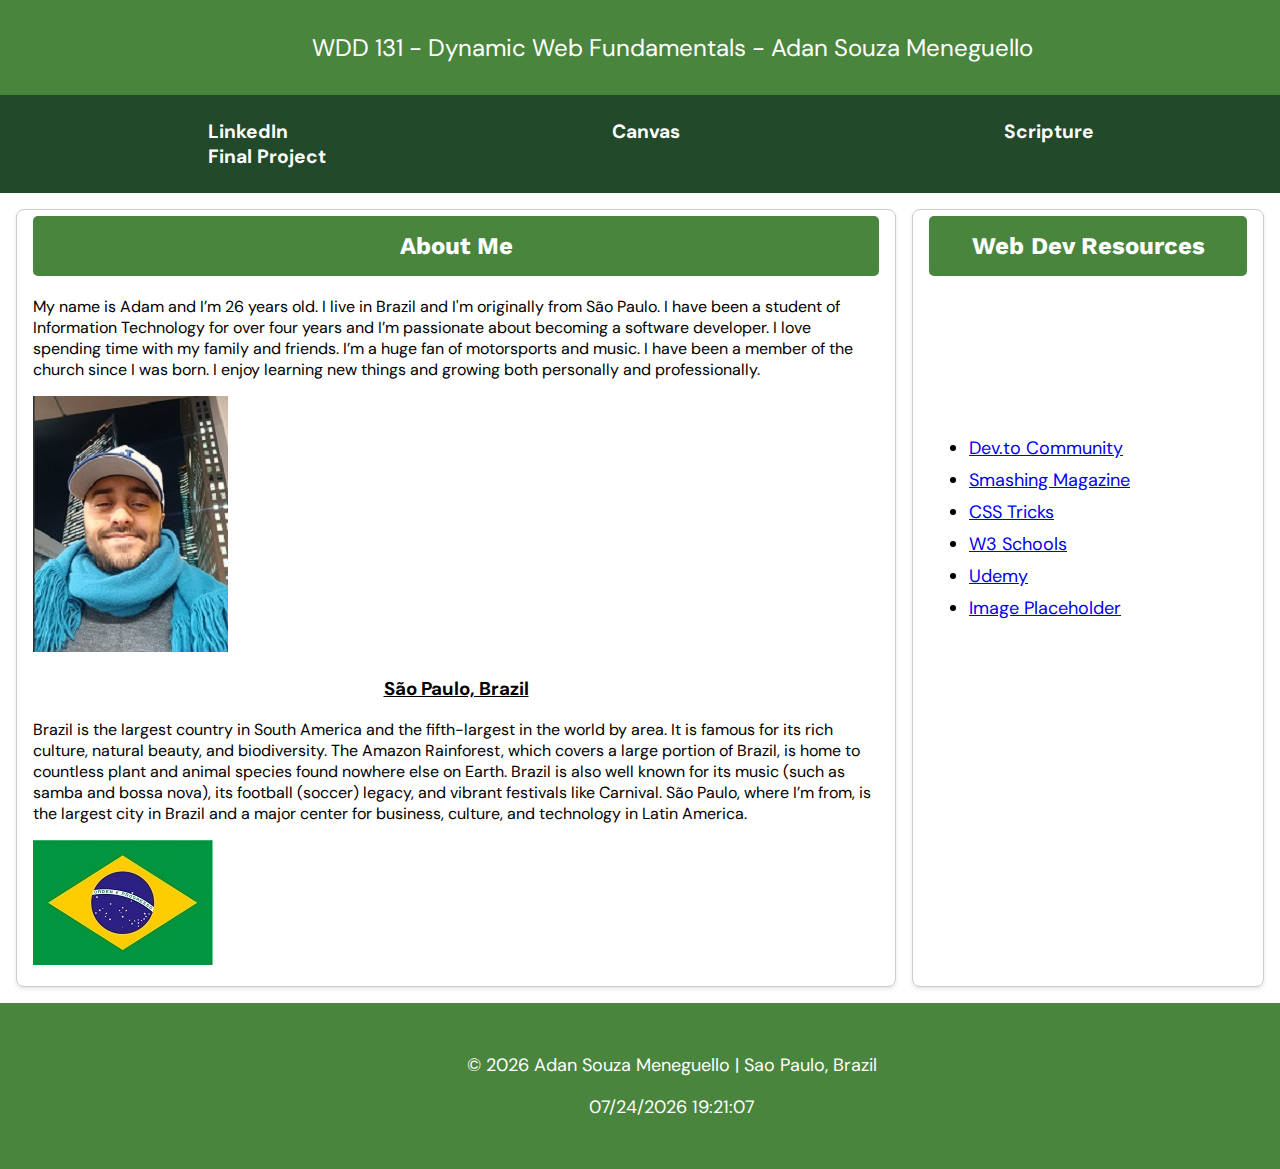
<file: index.html>
<!DOCTYPE html>
<html lang="en">
<head>
    <meta charset="UTF-8">
    <meta name="viewport" content="width=device-width, initial-scale=1.0">
    <title>WDD 131 - Dynamic Web Fundamentals</title>
    <meta name="description" content="Adan Souza Meneguello - Home page - WDD 131 - BYU-Idaho">
    <meta name="author" content="Adan Souza Meneguello">
    <link rel="stylesheet" href="styles/base.css">
    <script src="scripts/getdates.js" defer></script>
    <link href="https://fonts.googleapis.com/css2?family=DM+Sans&family=Work+Sans&display=swap" rel="stylesheet">
</head>
<body>
    <header>
        <span id="course-title">WDD 131 - Dynamic Web Fundamentals - Adan Souza Meneguello</span>
        <nav>
            <ul>
                <a href="https://www.linkedin.com/in/adan-meneguello-5ba351134/" class="active">LinkedIn</a>
                <a href="https://byupw.instructure.com/">Canvas</a>
                <a href="https://www.churchofjesuschrist.org/study/scriptures/nt/john/3?lang=eng&id=p16#p16">Scripture</a>
                <a href="">Final Project</a>
            </ul>
        </nav>
        
    </header>
    <main>
        <section class="cards">
            <h2>About Me</h2>
            <p>
                My name is Adam and I’m 26 years old. I live in Brazil and I'm originally from São Paulo.
                I have been a student of Information Technology for over four years and I’m passionate about becoming a software developer. I love spending time with my family and friends.
                I’m a huge fan of motorsports and music. I have been a member of the church since I was born. I enjoy learning new things and growing both personally and professionally.
            </p>
            <img src="images/adan_selfie_japan.jpg" alt="adan_selfie" >

            <h3>São Paulo, Brazil</h3>
            <p>
                Brazil is the largest country in South America and the fifth-largest in the world by area. It is famous for its rich culture, natural beauty, and biodiversity.
                The Amazon Rainforest, which covers a large portion of Brazil, is home to countless plant and animal species found nowhere else on Earth.
                Brazil is also well known for its music (such as samba and bossa nova), its football (soccer) legacy, and vibrant festivals like Carnival.
                São Paulo, where I’m from, is the largest city in Brazil and a major center for business, culture, and technology in Latin America.
            </p>
            <img src="images/brasil.jpg" alt="brazilian_flag" class="brazilianFlag">
        </section>
        <section class="cards">
            <h2>Web Dev Resources</h2>
                <ul>
                    <li><a href="#">Dev.to Community</a></li>
                    <li><a href="#">Smashing Magazine</a></li>
                    <li><a href="#">CSS Tricks</a></li>
                    <li><a href="#">W3 Schools</a></li>
                    <li><a href="#">Udemy</a></li>
                    <li><a href="#">Image Placeholder</a></li>
                </ul>
        </section>
    </main>
    <footer>
        <p>© <span id="currentyear"></span> Adan Souza Meneguello | Sao Paulo, Brazil</p>
        <p id="lastModified">Last Modification</p>
    </footer>    
</body>
</html>
</file>
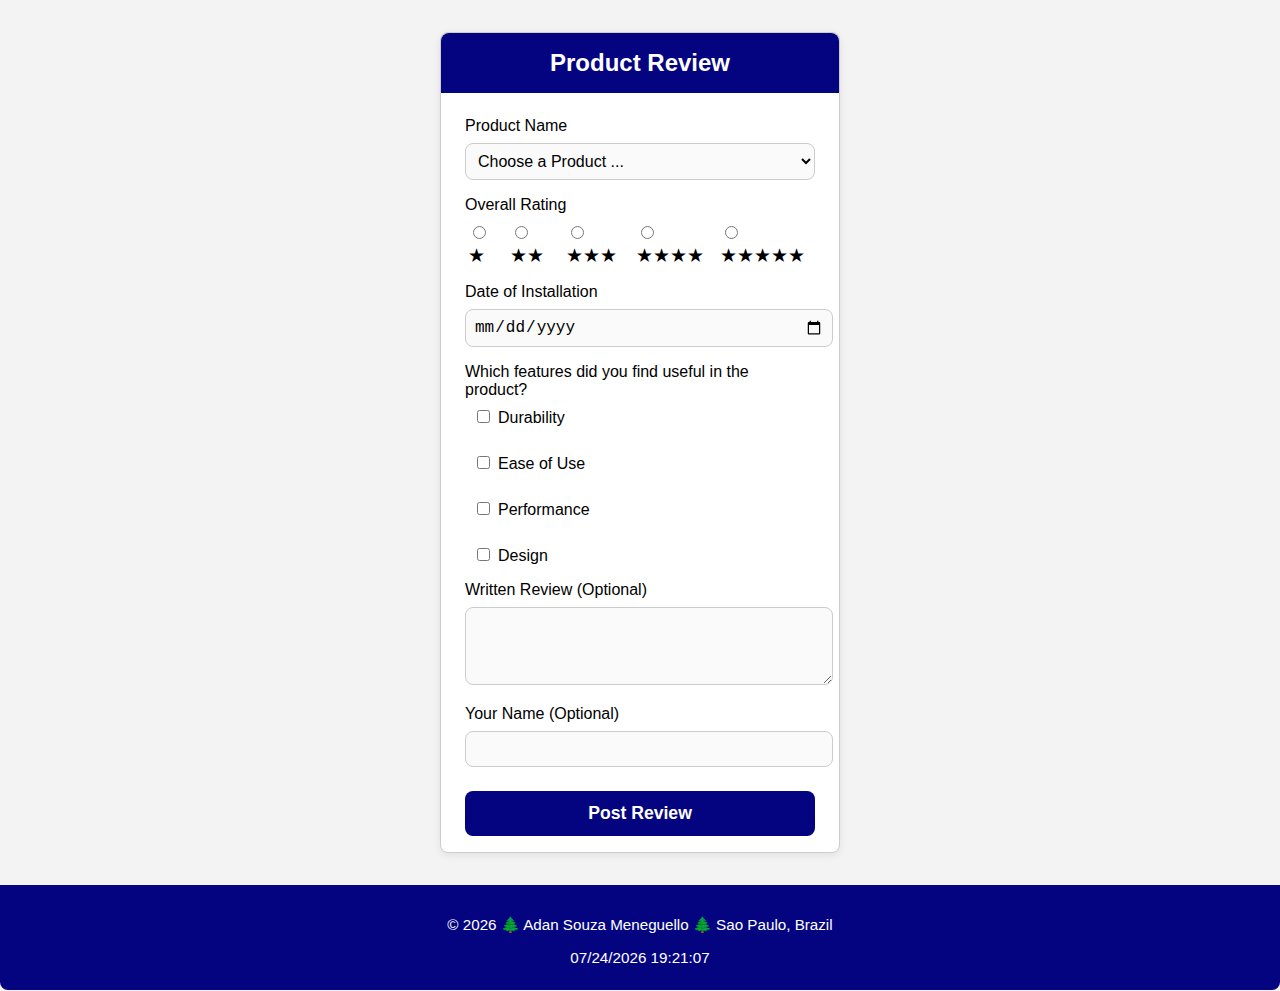
<file: form.html>
<!DOCTYPE html>
<html lang="en">
<head>
    <meta charset="UTF-8">
    <meta name="viewport" content="width=device-width, initial-scale=1.0">
    <title>Form - wdd131</title>
    <link rel="stylesheet" href="styles/form.css">
</head>
<body>
    <main>
        <form action="">
            <h2>Product Review</h2>
            <label for="productName">Product Name</label>
            <select id="productName" name="productName" required>
                <option value="" disabled selected>Choose a Product ...</option>
            </select>

            <label>Overall Rating</label>
            <div class="rating-group">
                <label><input type="radio" name="rating" value="1" required>★</label>
                <label><input type="radio" name="rating" value="2">★★</label>
                <label><input type="radio" name="rating" value="3">★★★</label>
                <label><input type="radio" name="rating" value="4">★★★★</label>
                <label><input type="radio" name="rating" value="5">★★★★★</label>
            </div>

            <label for="installDate">Date of Installation</label>
            <input type="date" id="installDate" name="installDate" required>

            <label>Which features did you find useful in the product?</label>
            <div class="features-group">
                <label><input type="checkbox" name="features" value="Durability">Durability</label><br>
                <label><input type="checkbox" name="features" value="Ease of Use">Ease of Use</label><br>
                <label><input type="checkbox" name="features" value="Performance">Performance</label><br>
                <label><input type="checkbox" name="features" value="Design">Design</label>
            </div>

            <label for="review">Written Review (Optional)</label>
            <textarea id="review" name="review"></textarea>

            <label for="username">Your Name (Optional)</label>
            <input type="text" id="username" name="username">

            <input type="submit" value="Post Review">

        </form>
    </main>
    <footer>
        <p>© <span id="currentyear"></span> 🌲 Adan Souza Meneguello 🌲 Sao Paulo, Brazil</p>
        <p id="lastModified">Last Modification</p>
    </footer>
    <script src="scripts/form.js"></script>
</body>
</html>
</file>
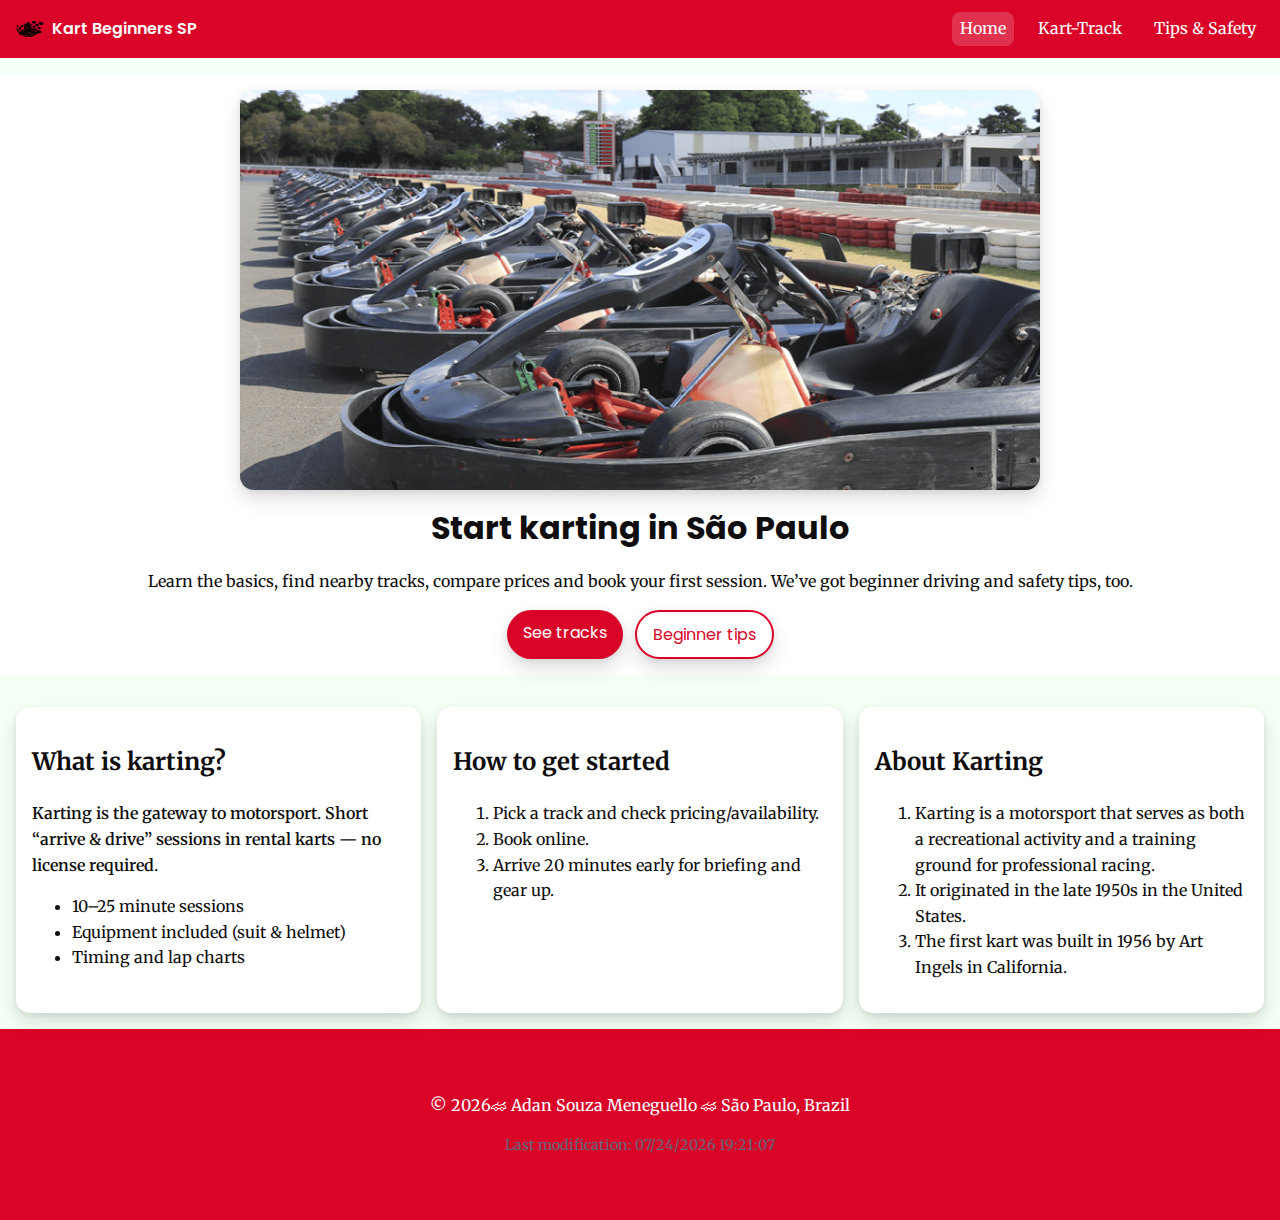
<file: kart.html>
<!DOCTYPE html>
<html lang="en">
<head>
  <meta charset="UTF-8" />
  <meta name="viewport" content="width=device-width, initial-scale=1" />
  <title>Kart Beginners — Sao Paulo</title>
  <meta name="description" content="Beginner’s guide to karting in the state of São Paulo. What it is, where to race, prices, and safety tips. Adan Souza Meneguello - WDD 131 - BYU-Idaho" />
  <meta name="author" content="Adan Souza Meneguello">
  <link rel="preconnect" href="https://fonts.googleapis.com">
  <link href="https://fonts.googleapis.com/css2?family=Poppins:wght@400;600&family=Merriweather:wght@400;700&display=swap" rel="stylesheet">
  <link rel="stylesheet" href="styles/kart-base.css">
  <link rel="stylesheet" href="styles/kart-large.css">
</head>
<body>
  <header class="site-header">
    <div class="brand">
      <img src="images/icon-kart.svg" alt="" width="28" height="28" aria-hidden="true" decoding="async" onerror="this.onerror=null;this.src='images/icon-kart.png';">
      <a href="kart.html">Kart Beginners SP</a>
    </div>

    <button id="menuBtn" aria-expanded="false" aria-controls="siteNav">☰</button>

    <nav id="siteNav" class="nav">
      <a href="kart.html" class="active">Home</a>
      <a href="tracks.html">Kart‑Track</a>
      <a href="tips.html">Tips & Safety</a>
    </nav>
  </header>

  <main>
    <section class="hero">
      <picture>
        <source srcset="images/hero.webp" media="(min-width: 900px)">
        <img src="images/hero.webp" alt="Rental karts on the track" loading="eager" width="800" height="400">
      </picture>
      <h1>Start karting in São Paulo</h1>
      <p>Learn the basics, find nearby tracks, compare prices and book your first session. We’ve got beginner driving and safety tips, too.</p>
      <div class="hero-cta">
        <a class="btn" href="tracks.html">See tracks</a>
        <a class="btn btn-outline" href="tips.html">Beginner tips</a>
      </div>
    </section>

    <section class="content grid-2">
      <article class="card">
        <h2>What is karting?</h2>
        <p class="lead">Karting is the gateway to motorsport. Short “arrive & drive” sessions in rental karts — no license required.</p>
        <ul>
          <li>10–25 minute sessions</li>
          <li>Equipment included (suit & helmet)</li>
          <li>Timing and lap charts</li>
        </ul>
      </article>

      <article class="card">
        <h2>How to get started</h2>
        <ol>
          <li>Pick a track and check pricing/availability.</li>
          <li>Book online.</li>
          <li>Arrive 20 minutes early for briefing and gear up.</li>
        </ol>
      </article>

      <article class="card">
        <h2>About Karting</h2>
        <ol>
            <li>Karting is a motorsport that serves as both a recreational activity and a training ground for professional racing.</li>
            <li>It originated in the late 1950s in the United States.</li>
            <li>The first kart was built in 1956 by Art Ingels in California.</li>
        </ol>
      </article>
    </section>
  </main>

  <footer class="site-footer">
    <p>© <span id="year"></span>🏎 Adan Souza Meneguello 🏎 São Paulo, Brazil</p>
    <p class="muted">Last modification: <span id="lastmod"></span></p>
  </footer>

  <script src="scripts/main.js" defer></script>
</body>
</html>
</file>
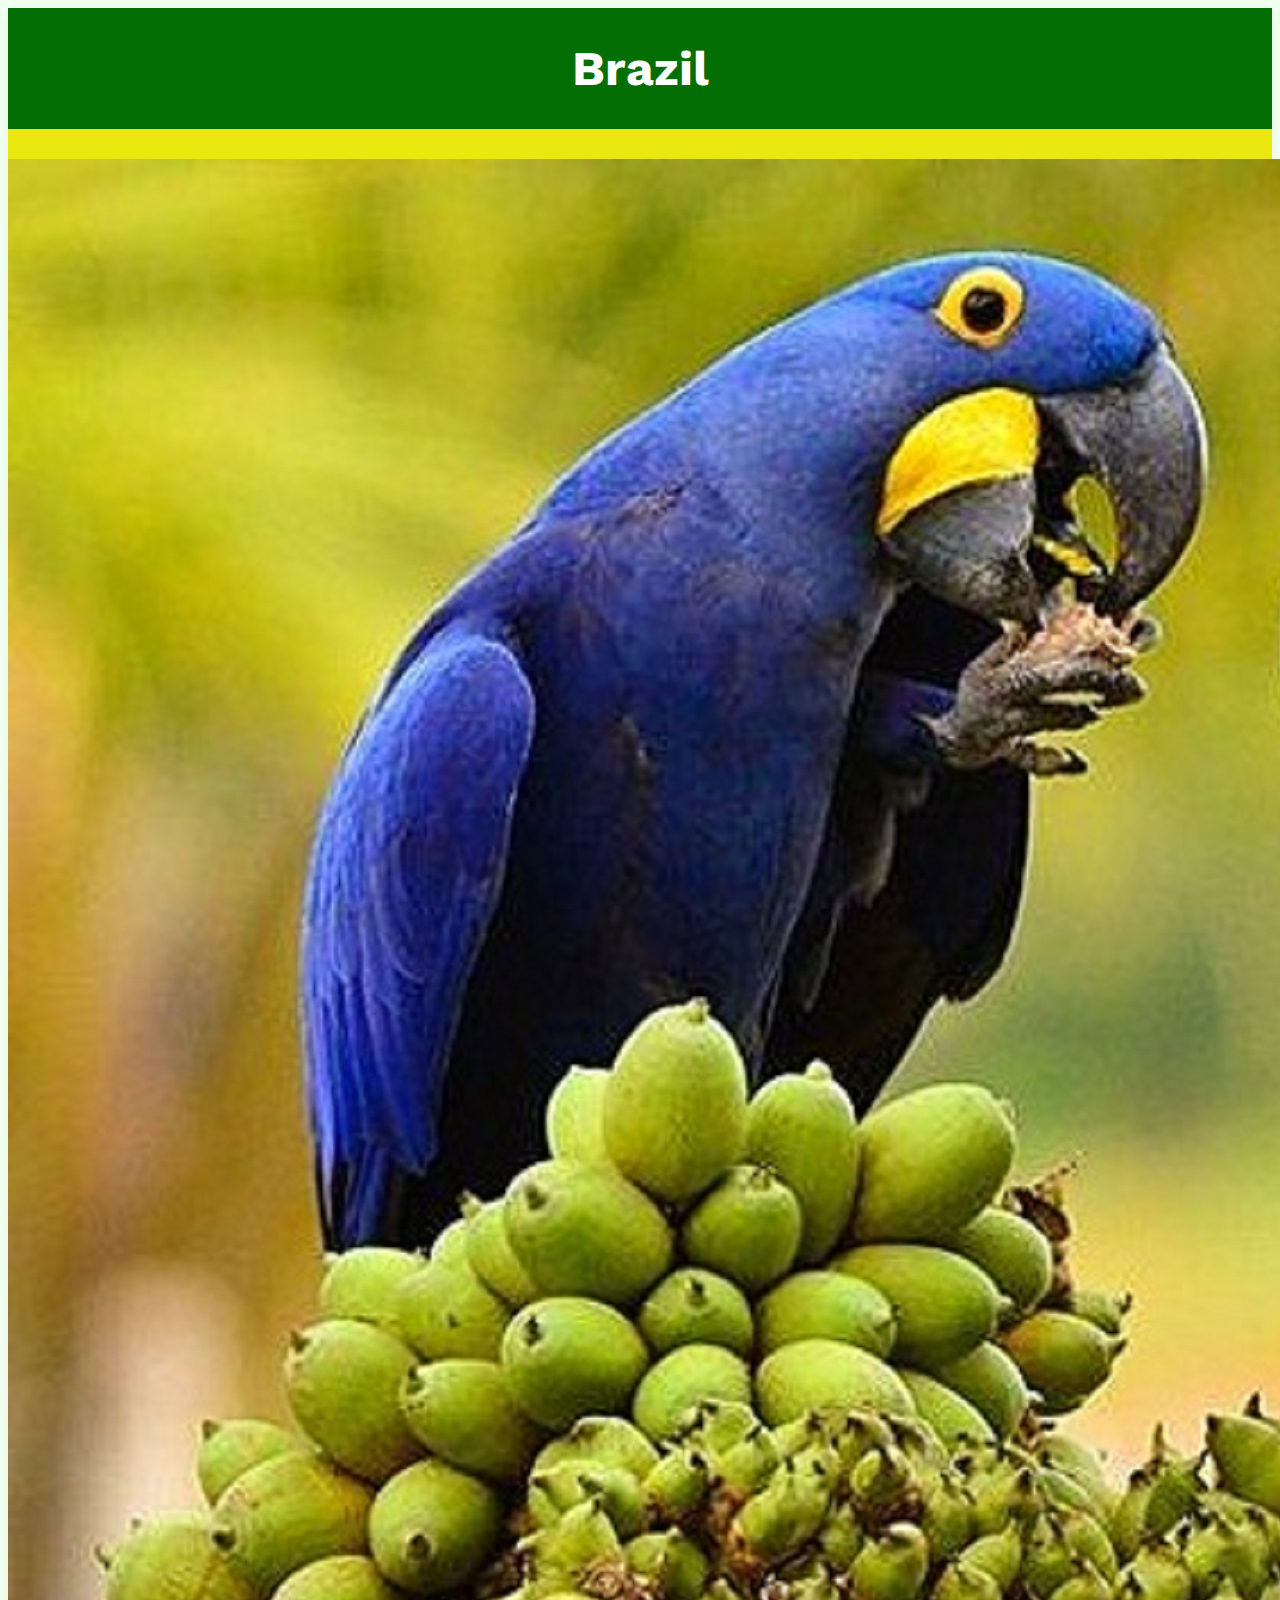
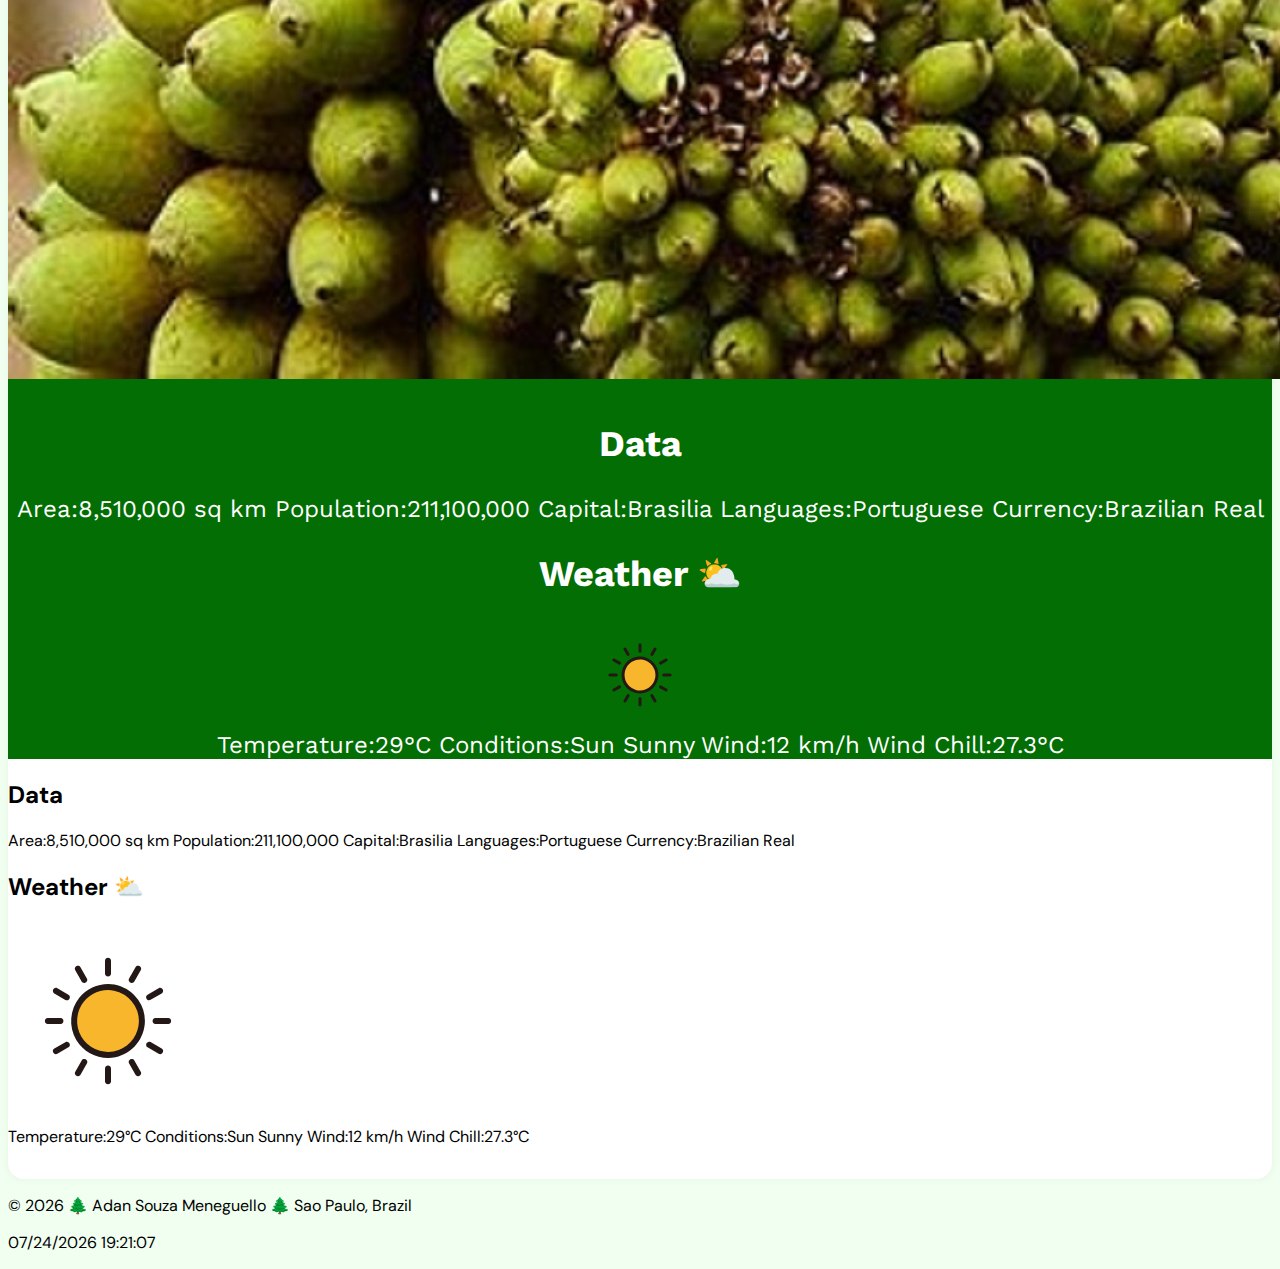
<file: place.html>
<!DOCTYPE html>
<html lang="en">
<head>
    <meta charset="UTF-8">
    <meta name="viewport" content="width=device-width, initial-scale=1.0">
    <title>Brazil - WDD 131 - BYU-Idaho</title>
    <meta name="description" content="Adan Souza Meneguello - Place - WDD 131 - BYU-Idaho">
    <meta name="author" content="Adan Souza Meneguello">
    <link rel="stylesheet" href="styles/place.css">
    <link rel="stylesheet" href="styles/place-large.css">
    <link href="https://fonts.googleapis.com/css2?family=DM+Sans&family=Work+Sans&display=swap" rel="stylesheet">
</head>
<body>
    <main class="place-container">
        <div class="title-image">
            <h1>Brazil</h1>
            <div class="bar1"></div>
            <picture>
                <source srcset="images/arara-blue.webp" media="(min-width: 801px)">
                <source srcset="images/arara.webp" media="(max-width: 800px)">
                <img src="images/arara-blue.webp" alt="arara-blue-brazil" >
            </picture>

            <section class="data-overlay">
                <h2>Data</h2>
                <div class="grid-info">
                    <span class="label">Area:</span><span class="value">8,510,000 sq km</span>
                    <span class="label">Population:</span><span class="value">211,100,000</span>
                    <span class="label">Capital:</span><span class="value">Brasilia</span>
                    <span class="label">Languages:</span><span class="value">Portuguese</span>
                    <span class="label">Currency:</span><span class="value">Brazilian Real</span>
                </div>
            </section>

            <section class="weather-overlay">
                <h2>Weather ⛅</h2>
                <img src="images/sun-sunny-icon.svg" alt="weather-sun-sunny-icon" width="100">
                <div class="grid-info">
                    <span class="label">Temperature:</span><span class="value">29°C</span>
                    <span class="label">Conditions:</span><span class="value">Sun Sunny</span>
                    <span class="label">Wind:</span><span class="value">12 km/h</span>
                    <span class="label">Wind Chill:</span><span class="value">27.3°C</span>
                </div>
            </section>
        </div>

        <div class="container">
            <section class="data-country">
                <h2>Data</h2>
                <div class="grid-info">
                    <span class="label">Area:</span><span class="value">8,510,000 sq km</span>
                    <span class="label">Population:</span><span class="value">211,100,000</span>
                    <span class="label">Capital:</span><span class="value">Brasilia</span>
                    <span class="label">Languages:</span><span class="value">Portuguese</span>
                    <span class="label">Currency:</span><span class="value">Brazilian Real</span>
                </div>
            </section>

            <div class="bar2"></div>

            <section class="weather-country">
                <h2>Weather ⛅</h2>
                <img src="images/sun-sunny-icon.svg" alt="weather-sun-sunny-icon" width="200">
                <div class="grid-info">
                    <span class="label">Temperature:</span><span class="value">29°C</span>
                    <span class="label">Conditions:</span><span class="value">Sun Sunny</span>
                    <span class="label">Wind:</span><span class="value">12 km/h</span>
                    <span class="label">Wind Chill:</span><span class="value">27.3°C</span>
                </div>
            </section>
        </div>
    </main>
    <footer>
        <p>© <span id="currentyear"></span> 🌲 Adan Souza Meneguello 🌲 Sao Paulo, Brazil</p>
        <p id="lastModified">Last Modification</p>
    </footer>
    <script src="scripts/place.js" defer></script>
</body>
</html>
</file>
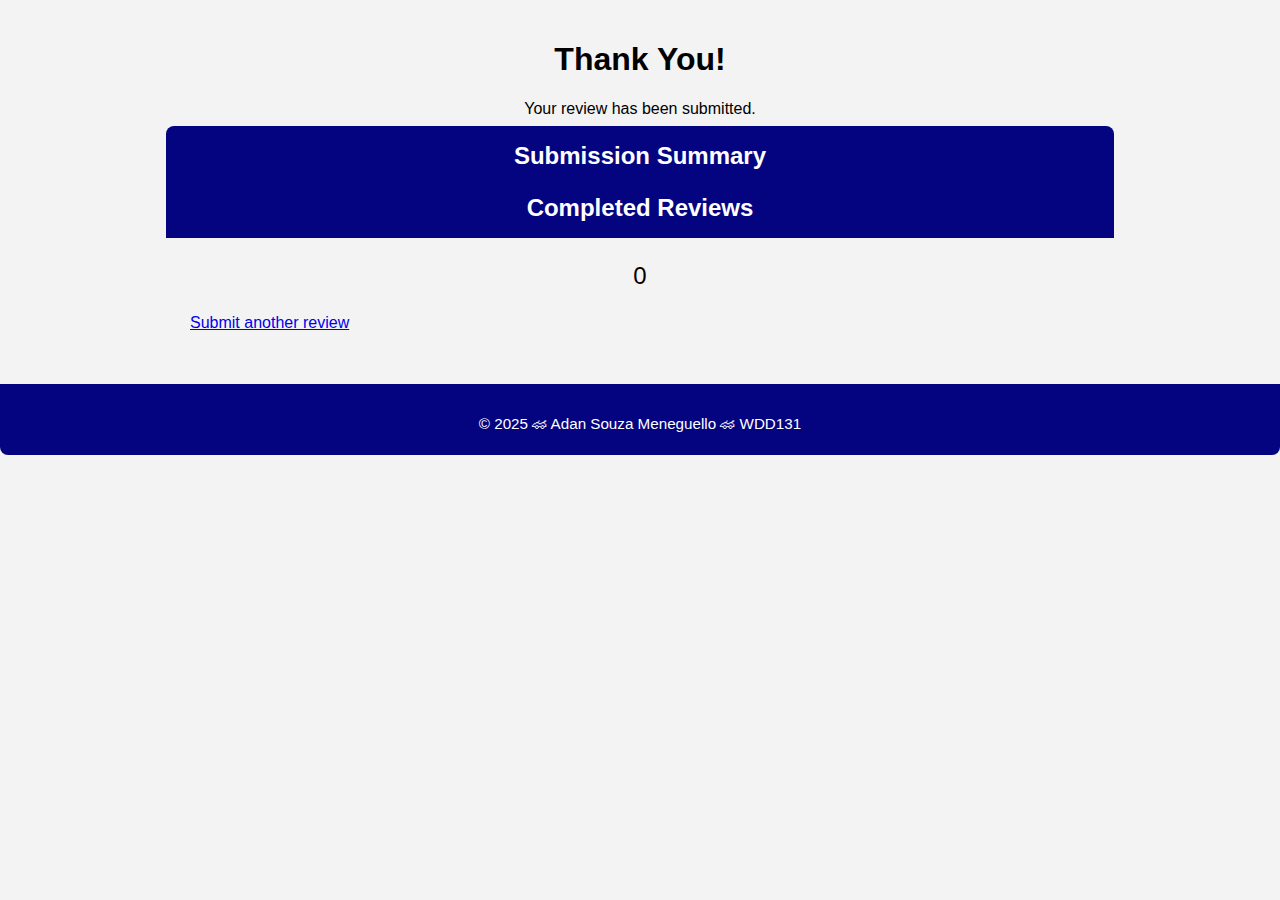
<file: review.html>
<!DOCTYPE html>
<html lang="en">
<head>
  <meta charset="utf-8" />
  <meta name="viewport" content="width=device-width, initial-scale=1" />
  <title>Review Submitted - wdd131 - Adan Souza Meneguello</title>
  <meta name="description" content="Adan Souza Meneguello - Review Submitted - WDD 131 - BYU-Idaho">
  <meta name="author" content="Adan Souza Meneguello">
  <link rel="stylesheet" href="styles/form.css">
  <link href="https://fonts.googleapis.com/css2?family=Merriweather:wght@300;400;700&family=Poppins:wght@500;700&display=swap" rel="stylesheet">
</head>

<body>
    <header class="site-header">
        <h1>Thank You!</h1>
        <p class="muted">Your review has been submitted.</p>
    </header>

    <main class="container">
        <section class="card">
        <h2>Submission Summary</h2>
        <dl class="summary" id="summary"></dl>
        </section>

        <section class="counter-card">
        <h2>Completed Reviews</h2>
        <p id="countLabel">0</p>
        </section>

        <p><a class="btn" href="form.html">Submit another review</a></p>
    </main>

    <footer>
        <p>© 2025 🏎 Adan Souza Meneguello 🏎 WDD131</p>
    </footer>

    <script src="scripts/form.js" defer></script>
</body>
</html>
</file>
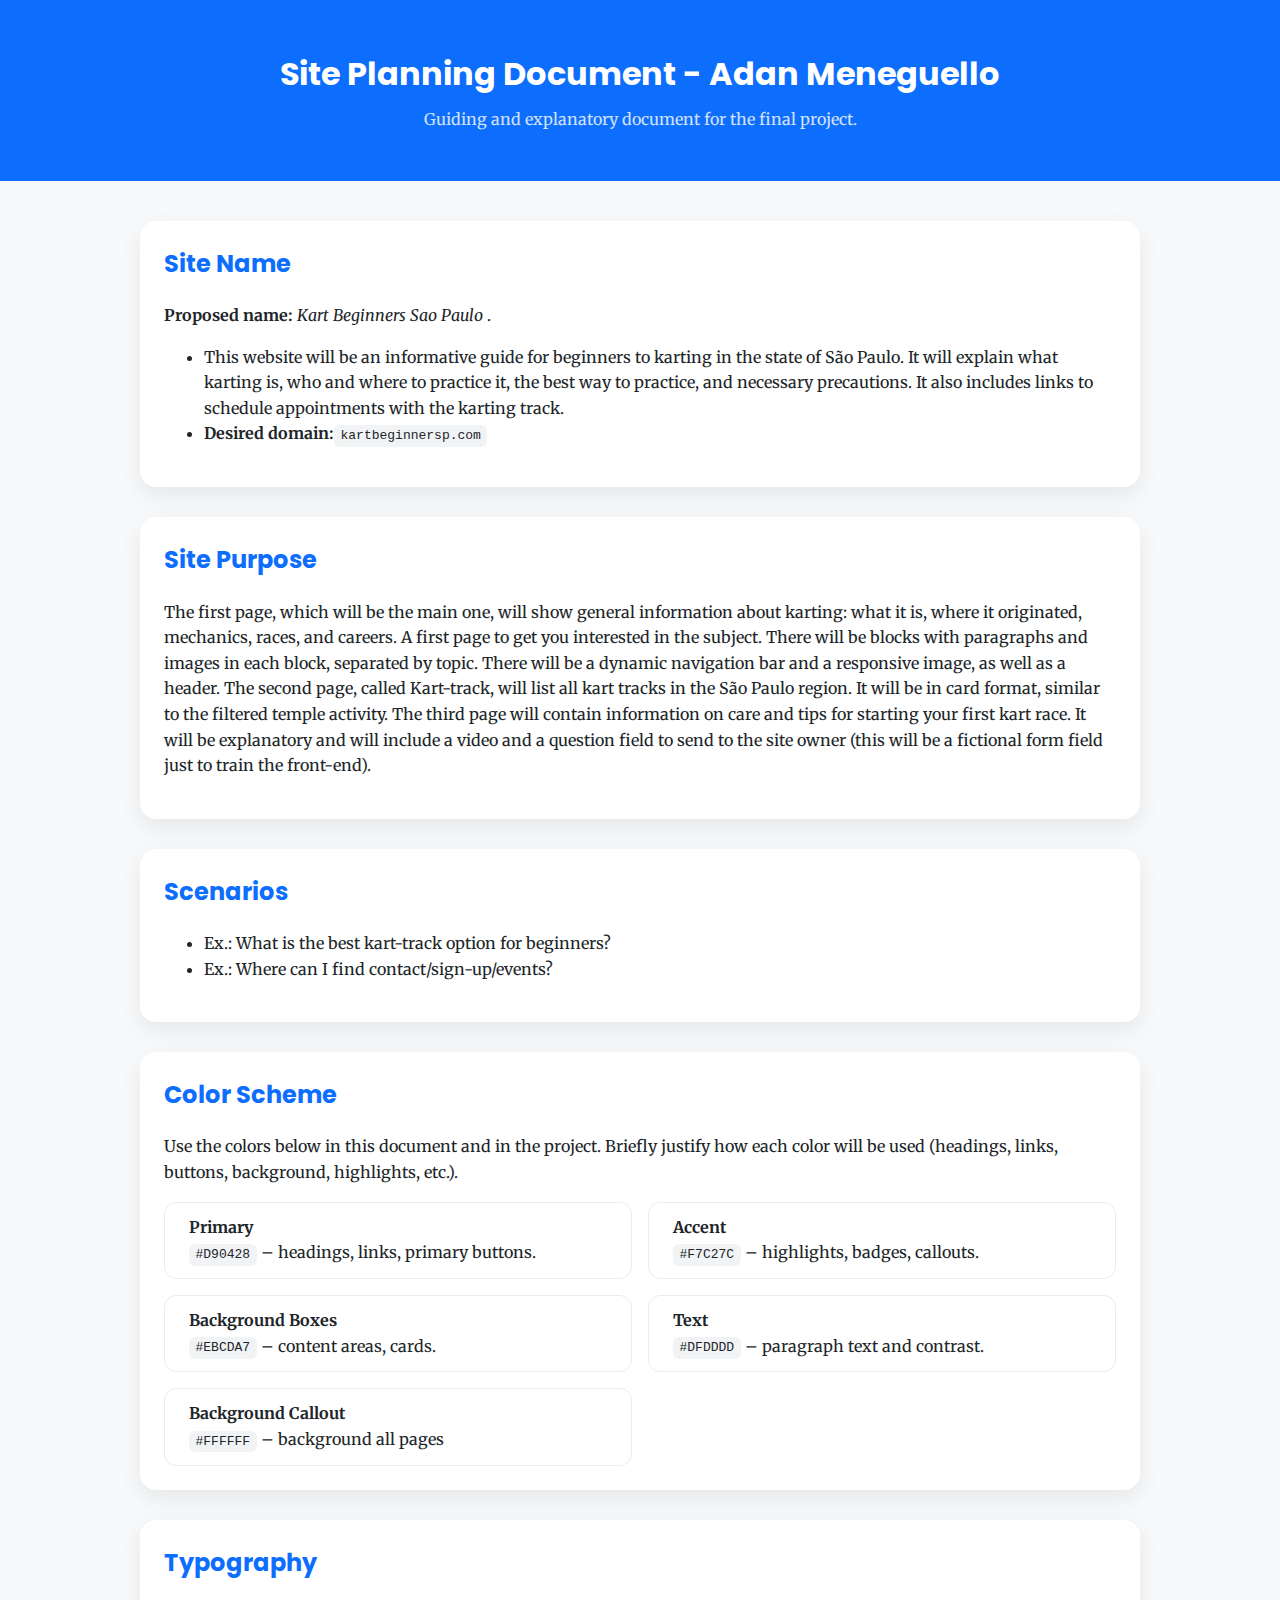
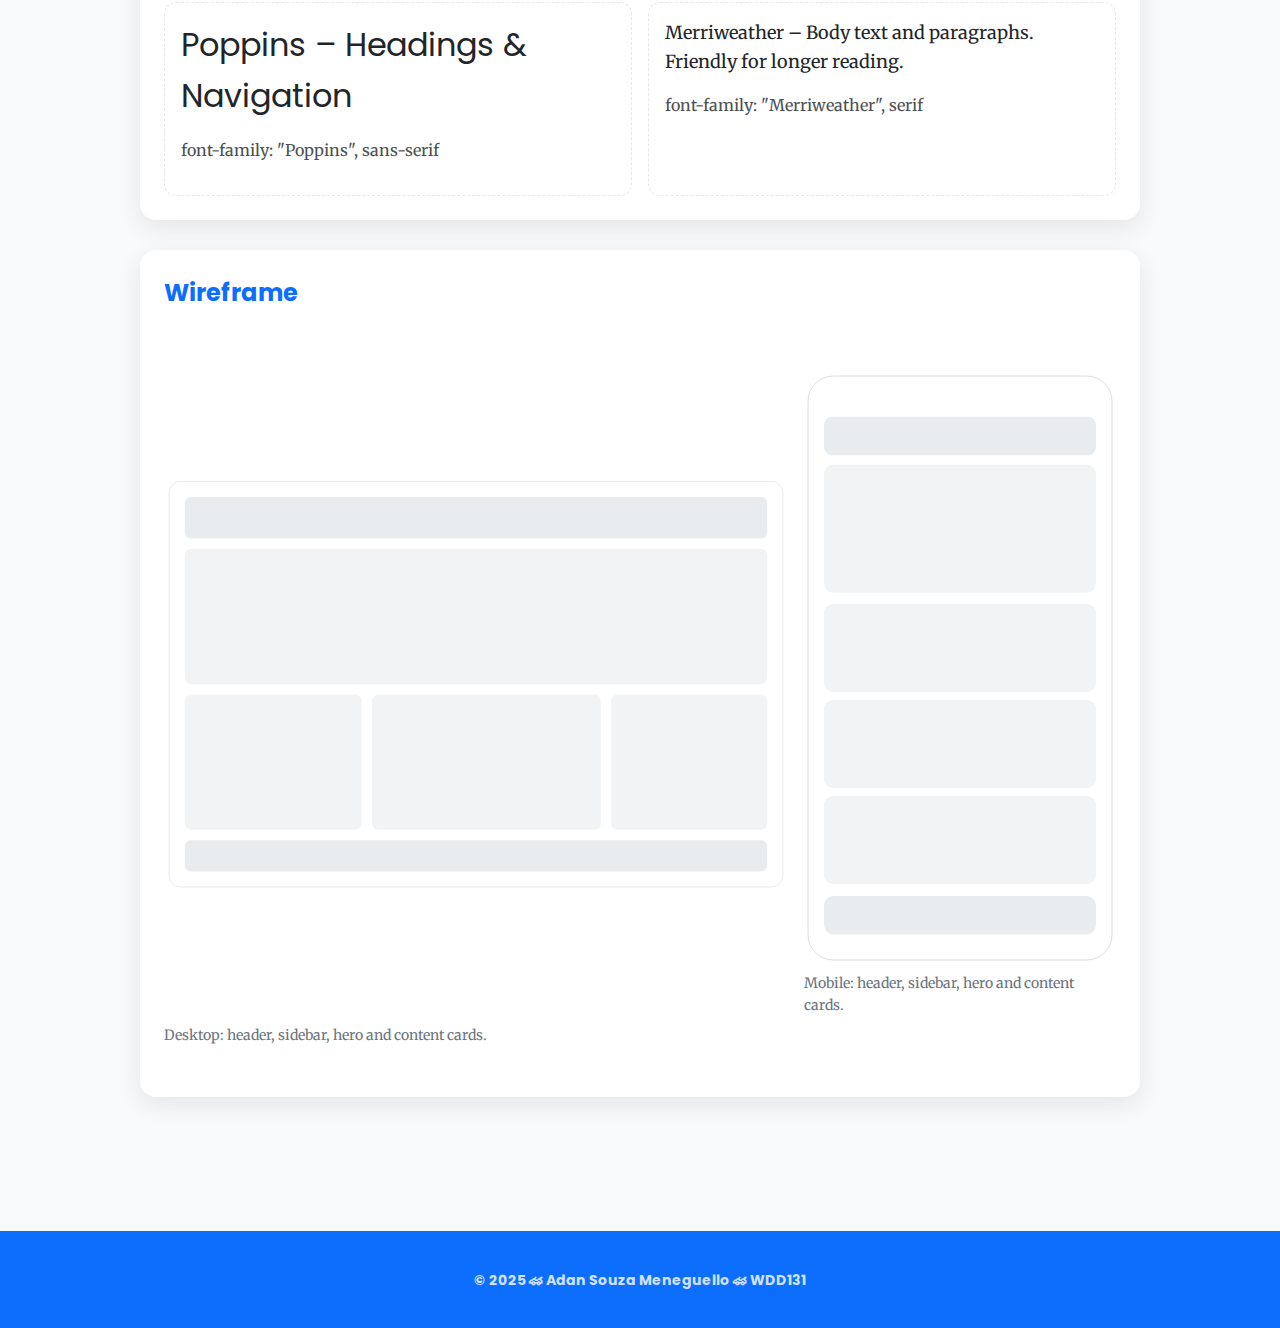
<file: siteplan.html>
<!DOCTYPE html>
<html lang="en">
<head>
  <meta charset="utf-8" />
  <meta name="viewport" content="width=device-width, initial-scale=1" />
  <title>Site Plan – W05 - Adan Souza Meneguello</title>
  <meta name="description" content="Adan Souza Meneguello - Site Plan - WDD 131 - BYU-Idaho">
  <meta name="author" content="Adan Souza Meneguello">
  <link rel="stylesheet" href="styles/siteplan.css">
  <link rel="preconnect" href="https://fonts.googleapis.com">
  <link rel="preconnect" href="https://fonts.gstatic.com" crossorigin>
  <link href="https://fonts.googleapis.com/css2?family=Merriweather:wght@300;400;700&family=Poppins:wght@500;700&display=swap" rel="stylesheet">
  
</head>
<body>
  <header>
    <h1>Site Planning Document - Adan Meneguello</h1>
    <p class="muted">Guiding and explanatory document for the final project.</p>
  </header>

  <main>
    <section>
      <h2> Site Name</h2>
      <p><strong>Proposed name:</strong> <em>Kart Beginners Sao Paulo</em>  .</p>
      <ul>
        <li>This website will be an informative guide for beginners to karting in the state of São Paulo.
            It will explain what karting is, who and where to practice it, the best way to practice, and necessary precautions. 
            It also includes links to schedule appointments with the karting track.</li>
        <li><strong>Desired domain:</strong><code>kartbeginnersp.com</code></li>
      </ul>
    </section>

    <section>
      <h2>Site Purpose</h2>
      <p>The first page, which will be the main one, will show general information about karting: what it is, where it originated, mechanics, races, and careers. A first page to get you interested in the subject.
        There will be blocks with paragraphs and images in each block, separated by topic.
        There will be a dynamic navigation bar and a responsive image, as well as a header. The second page, called Kart-track, will list all kart tracks in the São Paulo region. It will be in card format, similar to the filtered temple activity.
        The third page will contain information on care and tips for starting your first kart race. It will be explanatory and will include a video and a question field to send to the site owner (this will be a fictional form field just to train the front-end).</p>
    </section>

    <section>
      <h2> Scenarios</h2>
      <ul>
        <li>Ex.: What is the best kart-track option for beginners?</li>
        <li>Ex.: Where can I find contact/sign‑up/events?</li>
      </ul>
    </section>

    <section>
      <h2> Color Scheme</h2>
      <p>Use the colors below in this document and in the project. Briefly justify how each color will be used (headings, links, buttons, background, highlights, etc.).</p>
      <div class="grid cols-2">
        <div class="swatch">
            <span class="chip-primary"></span>
            <div><strong>Primary</strong><br><code>#D90428</code> – headings, links, primary buttons.</div>
        </div>
        <div class="swatch">
            <span class="chip-accent"></span>
            <div><strong>Accent</strong><br><code>#F7C27C</code> – highlights, badges, callouts.</div>
        </div>
        <div class="swatch">
            <span class="chip-bg"></span>
            <div><strong>Background Boxes</strong><br><code>#EBCDA7</code> – content areas, cards.</div>
        </div>
        <div class="swatch">
            <span class="chip-text"></span>
            <div><strong>Text</strong><br><code>#DFDDDD</code> – paragraph text and contrast.</div>
        </div>
        <div class="swatch">
            <span class="chip-bkgcall"></span>
            <div><strong>Background Callout</strong><br><code>#FFFFFF</code> – background all pages</div>
        </div>
      </div>
    </section>

    <section>
      <h2>Typography</h2>
      <div class="grid cols-2">
        <div class="type-sample">
          <div class="type-heading">Poppins – Headings & Navigation</div>
          <p class="muted">font-family: "Poppins", sans-serif</p>
        </div>
        <div class="type-sample">
          <div class="type-body">Merriweather – Body text and paragraphs. Friendly for longer reading.</div>
          <p class="muted">font-family: "Merriweather", serif</p>
        </div>
      </div>
    </section>

    <section class="wireframe-box">
      <h2>Wireframe </h2>
      <div class="wf-wrap">
        <figure>
          <svg viewBox="0 0 1200 800" width="100%" height="auto" role="img" aria-label="Desktop wireframe">
            <rect x="10" y="10" width="1180" height="780" rx="22" fill="#fff" stroke="#cfd8dc"/>
            <rect x="40" y="40" width="1120" height="80" rx="12" fill="#e9ecef"/>
            <rect x="40" y="140" width="1120" height="260" rx="12" fill="#f1f3f5"/>
            <rect x="40" y="420" width="340" height="260" rx="12" fill="#f1f3f5"/>
            <rect x="400" y="420" width="440" height="260" rx="12" fill="#f1f3f5"/>
            <rect x="860" y="420" width="300" height="260" rx="12" fill="#f1f3f5"/>
            <rect x="40" y="700" width="1120" height="60" rx="12" fill="#e9ecef"/>
          </svg>
          <figcaption>Desktop: header, sidebar, hero and content cards.</figcaption>
        </figure>

        <figure>
          <figure>
      <svg viewBox="0 0 390 740" width="100%" height="auto" role="img" aria-label="Mobile wireframe">
        <rect x="5" y="5" width="380" height="730" rx="32" fill="#ffffff" stroke="#cfd8dc"/>
        <rect x="25" y="56" width="340" height="48" rx="10" fill="#e9ecef"/>
        <rect x="25" y="116" width="340" height="160" rx="12" fill="#f1f3f5"/>
        <rect x="25" y="290" width="340" height="110" rx="12" fill="#f1f3f5"/>
        <rect x="25" y="410" width="340" height="110" rx="12" fill="#f1f3f5"/>
        <rect x="25" y="530" width="340" height="110" rx="12" fill="#f1f3f5"/>
        <rect x="25" y="655" width="340" height="48" rx="12" fill="#e9ecef"/>
      </svg>
          <figcaption>Mobile: header, sidebar, hero and content cards.</figcaption>
        </figure>
      </div>
    </section>
  </main>
  <footer>
    <p class="footer-note">© 2025 🏎 Adan Souza Meneguello 🏎 WDD131</p>
  </footer>
    
</body>
</html>
</file>
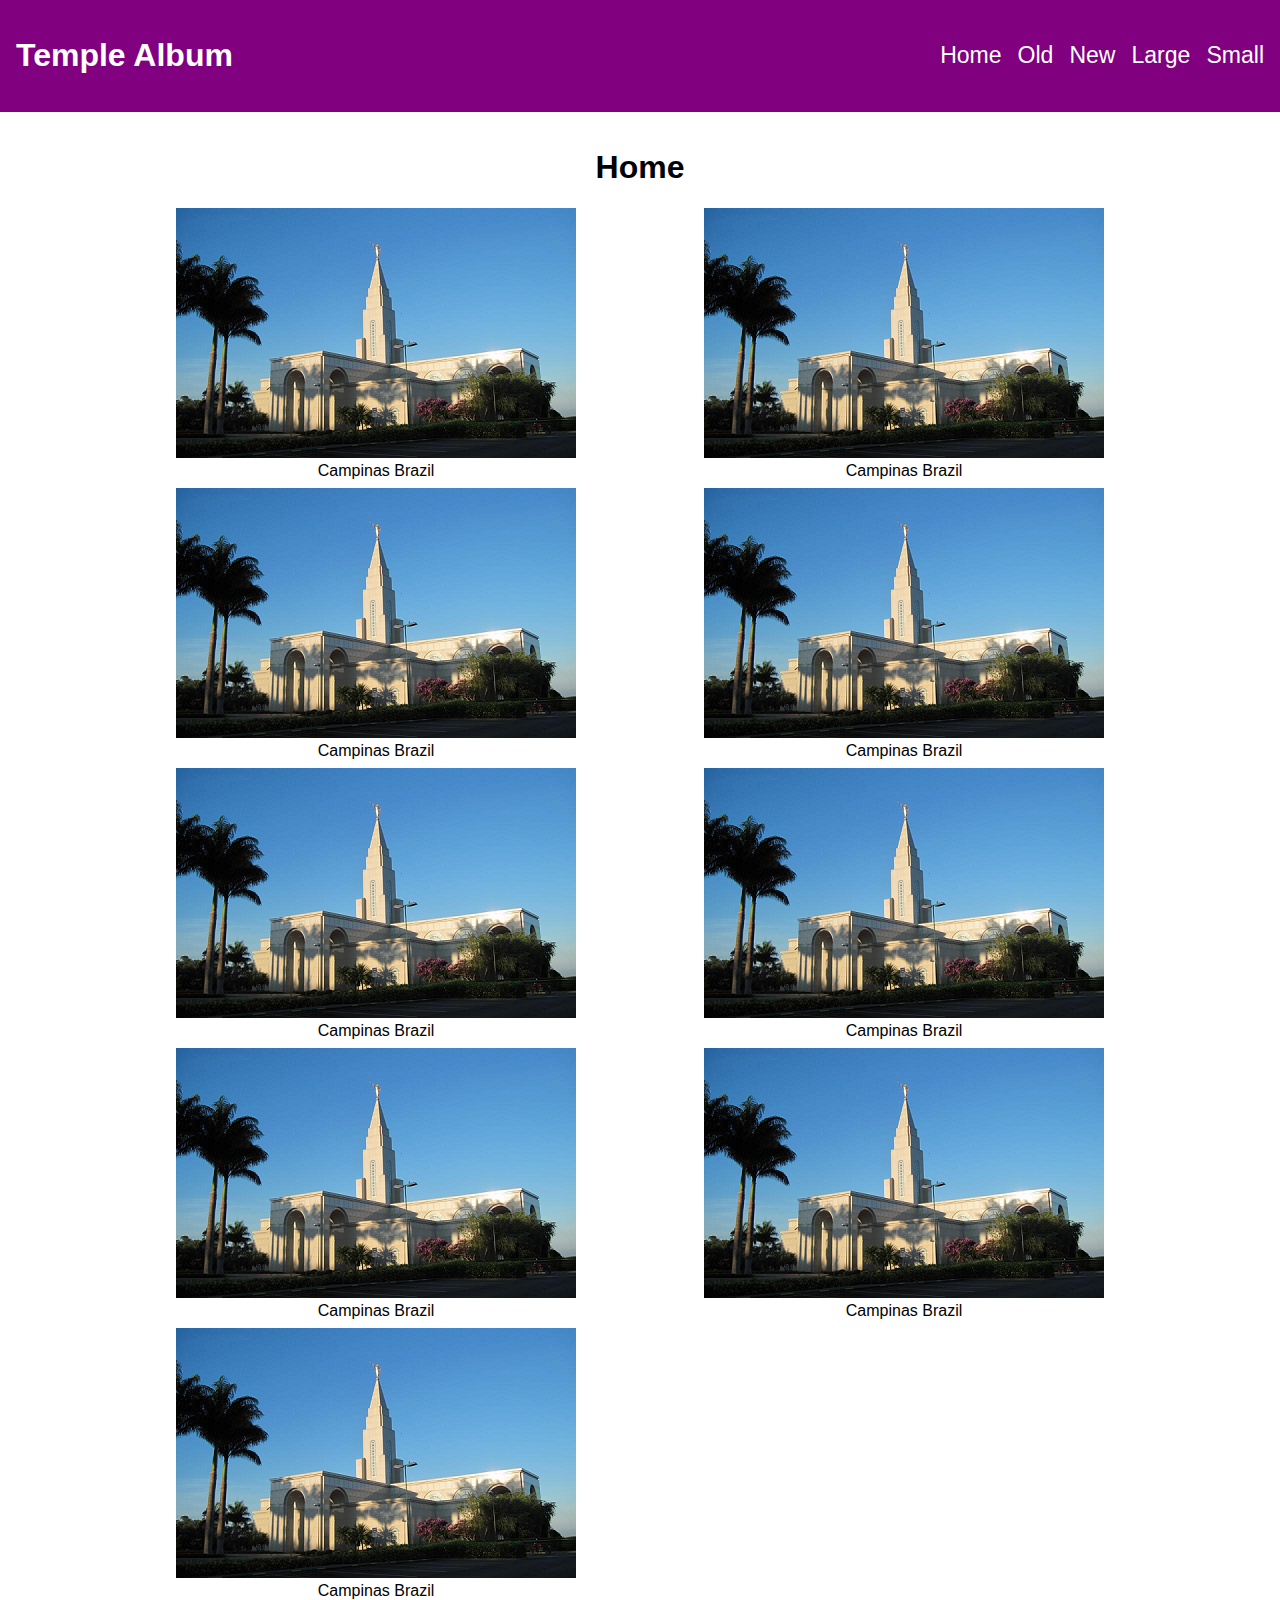
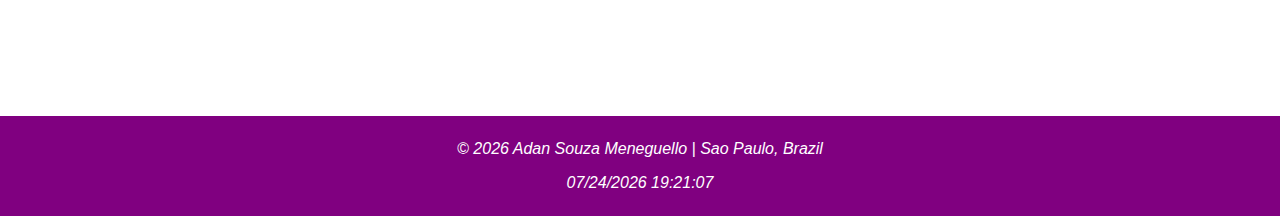
<file: temples.html>
<!DOCTYPE html>
<html lang="en">
<head>
    <meta charset="UTF-8">
    <meta name="viewport" content="width=device-width, initial-scale=1.0">
    <title>Temple Album</title>
    <link rel="stylesheet" href="styles/temples.css">
    <link rel="stylesheet" href="styles/temples-large.css">
</head>
<body>
    <header>
        <h1>Temple Album</h1>
        <nav>
            <button id="menu-button">☰</button>
            <ul id="nav-menu">
                <li><a href="#">Home</a></li>
                <li><a href="#">Old</a></li>
                <li><a href="#">New</a></li>
                <li><a href="#">Large</a></li>
                <li><a href="#">Small</a></li>
            </ul>
        </nav>
    </header>

    <main>
        <h1>Home</h1>
        <div class="gallery">
            <figure>
                <img src="images/campinas-temple.png" alt="Campinas Temple">
                <figcaption>Campinas Brazil</figcaption>
            </figure>
            <figure>
                <img src="images/campinas-temple.png" alt="Campinas Temple">
                <figcaption>Campinas Brazil</figcaption>
            </figure>
            <figure>
                <img src="images/campinas-temple.png" alt="Campinas Temple">
                <figcaption>Campinas Brazil</figcaption>
            </figure>
            <figure>
                <img src="images/campinas-temple.png" alt="Campinas Temple">
                <figcaption>Campinas Brazil</figcaption>
            </figure>
            <figure>
                <img src="images/campinas-temple.png" alt="Campinas Temple">
                <figcaption>Campinas Brazil</figcaption>
            </figure>
            <figure>
                <img src="images/campinas-temple.png" alt="Campinas Temple">
                <figcaption>Campinas Brazil</figcaption>
            </figure>
            <figure>
                <img src="images/campinas-temple.png" alt="Campinas Temple">
                <figcaption>Campinas Brazil</figcaption>
            </figure>
            <figure>
                <img src="images/campinas-temple.png" alt="Campinas Temple">
                <figcaption>Campinas Brazil</figcaption>
            </figure>
            <figure>
                <img src="images/campinas-temple.png" alt="Campinas Temple">
                <figcaption>Campinas Brazil</figcaption>
            </figure>
        </div>
    </main>
    <footer>
        <p>© <span id="currentyear"></span> Adan Souza Meneguello | Sao Paulo, Brazil</p>
        <p id="lastModified">Last Modification</p>
    </footer>
    <script src="scripts/temples.js"></script>
</body>
</html>
</file>
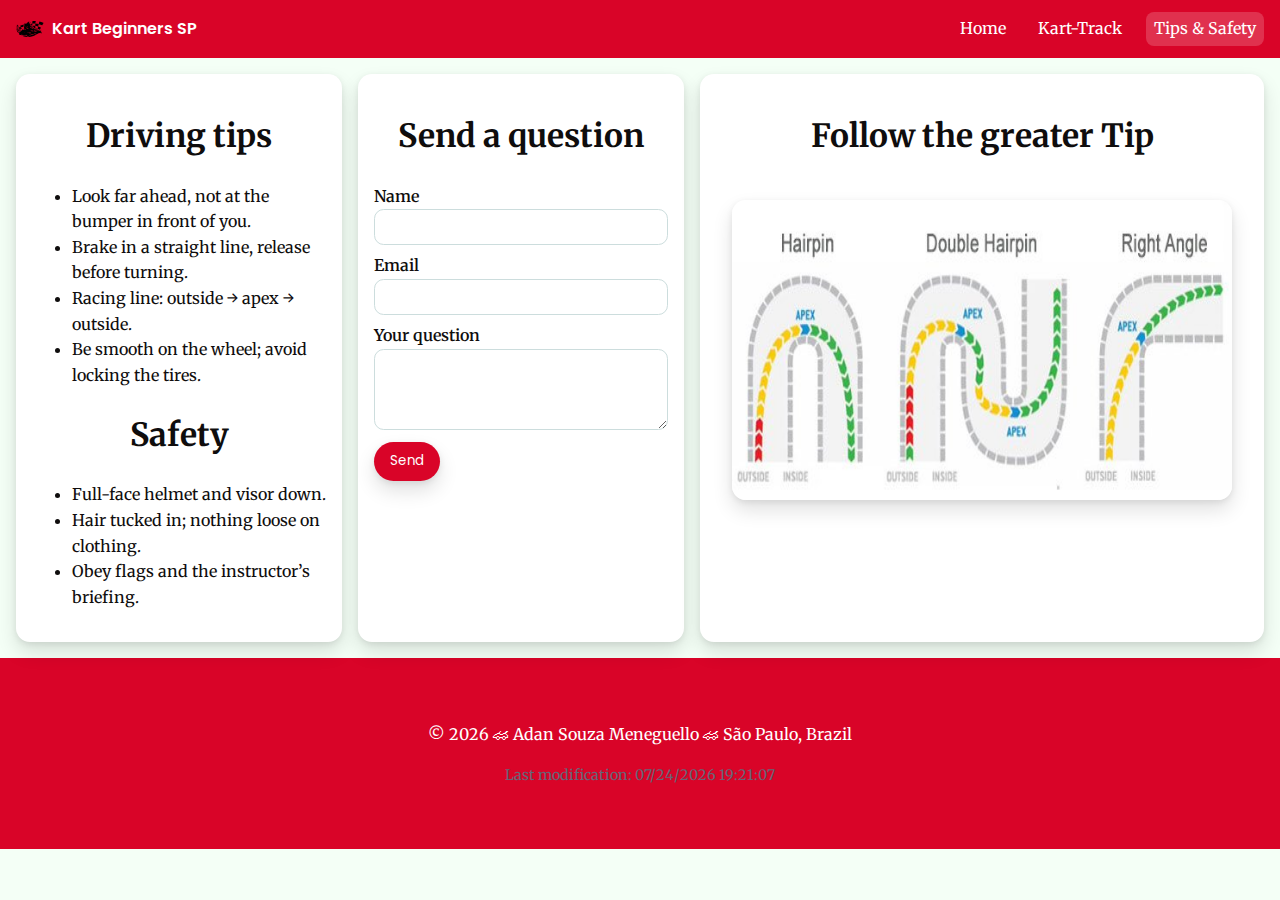
<file: tips.html>
<!DOCTYPE html>
<html lang="en">
<head>
  <meta charset="UTF-8" />
  <meta name="viewport" content="width=device-width, initial-scale=1" />
  <title>Tips & Safety — Kart Beginners SP</title>
  <meta name="description" content="Beginner’s guide to karting in the state of São Paulo. What it is, where to race, prices, and safety tips. Adan Souza Meneguello - WDD 131 - BYU-Idaho" />
  <meta name="author" content="Adan Souza Meneguello">
  <link rel="preconnect" href="https://fonts.googleapis.com">
  <link href="https://fonts.googleapis.com/css2?family=Poppins:wght@400;600&family=Merriweather:wght@400;700&display=swap" rel="stylesheet">
  <link rel="stylesheet" href="styles/kart-base.css">
  <link rel="stylesheet" href="styles/kart-large.css">
</head>
<body>
  <header class="site-header">
    <div class="brand">
      <img src="images/icon-kart.svg" alt="" width="28" height="28" aria-hidden="true" decoding="async"onerror="this.onerror=null;this.src='images/icon-kart.png';">
      <a href="kart.html">Kart Beginners SP</a>
    </div>
    <button id="menuBtn" aria-expanded="false" aria-controls="siteNav">☰</button>
    <nav id="siteNav" class="nav">
      <a href="kart.html">Home</a>
      <a href="tracks.html">Kart‑Track</a>
      <a href="tips.html" class="active">Tips & Safety</a>
    </nav>
  </header>

  <main class="grid-2">
    <article class="card">
      <h1>Driving tips</h1>
      <ul>
        <li>Look far ahead, not at the bumper in front of you.</li>
        <li>Brake in a straight line, release before turning.</li>
        <li>Racing line: outside → apex → outside.</li>
        <li>Be smooth on the wheel; avoid locking the tires.</li>
      </ul>
      <h1>Safety</h1>
      <ul>
        <li>Full‑face helmet and visor down.</li>
        <li>Hair tucked in; nothing loose on clothing.</li>
        <li>Obey flags and the instructor’s briefing.</li>
      </ul>
    </article>

    <aside class="card">
      <h1>Send a question</h1>
      <form id="questionForm" novalidate>
        <label>Name
          <input type="text" name="name" required>
        </label>
        <label>Email
          <input type="email" name="email" required>
        </label>
        <label>Your question
          <textarea name="msg" rows="4" required></textarea>
        </label>
        <button class="btn" type="submit">Send</button>
        <p id="formStatus" class="muted" role="status" aria-live="polite"></p>
      </form>
    </aside>

    <aside class="card">
      <h1>Follow the greater Tip</h1>
      <section class="hero">
      <picture>
        <img src="images/Mid-Apex.jpg" alt="How to drive correctly" loading="eager" width="500" height="300">
      </picture>
  </main>

  <footer class="site-footer">
    <p>© <span id="year"></span> 🏎 Adan Souza Meneguello 🏎  São Paulo, Brazil</p>
    <p class="muted">Last modification: <span id="lastmod"></span></p>
  </footer>

  <script src="scripts/main.js" defer></script>
  <script src="scripts/tips.js" defer></script>
</body>
</html>
</file>
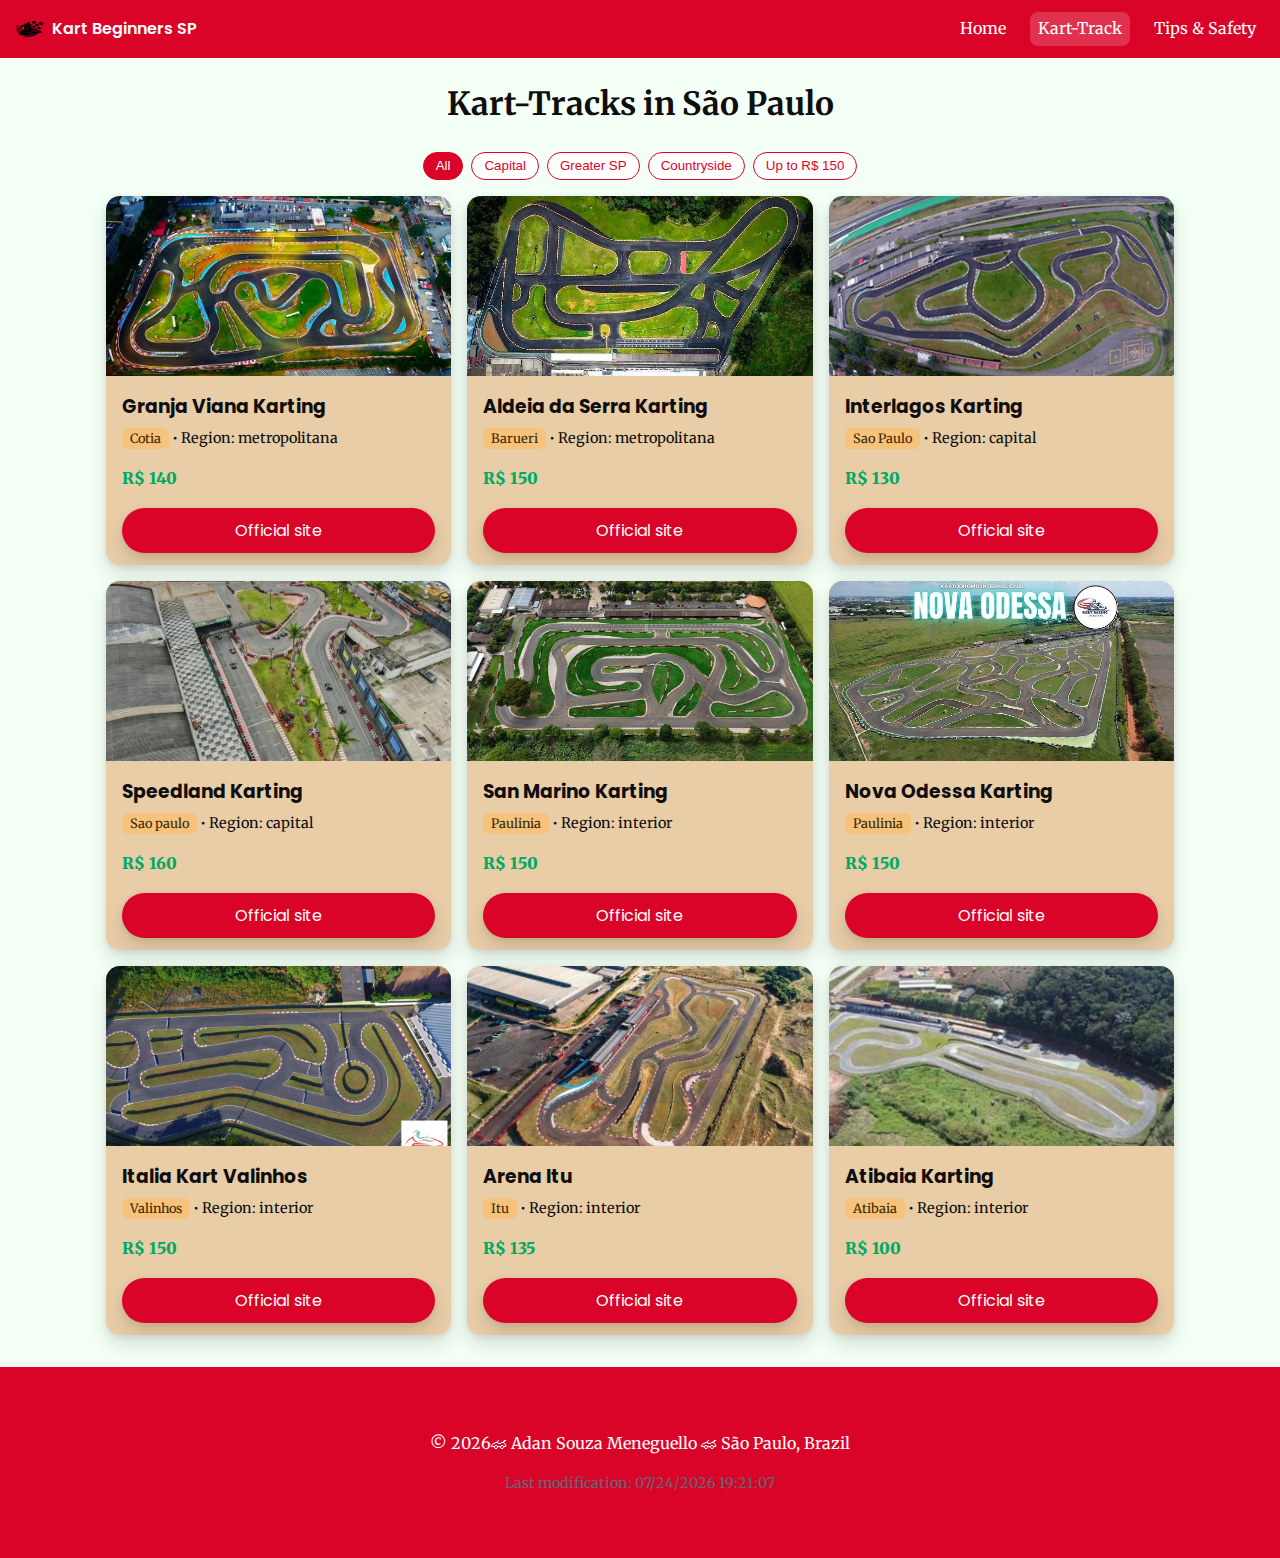
<file: tracks.html>
<!DOCTYPE html>
<html lang="en">
<head>
  <meta charset="UTF-8" />
  <meta name="viewport" content="width=device-width, initial-scale=1" />
  <title>Kart‑Track — Kart Beginners SP</title>
  <meta name="description" content="Beginner’s guide to karting in the state of São Paulo. What it is, where to race, prices, and safety tips. Adan Souza Meneguello - WDD 131 - BYU-Idaho" />
  <meta name="author" content="Adan Souza Meneguello">
  <link rel="preconnect" href="https://fonts.googleapis.com">
  <link href="https://fonts.googleapis.com/css2?family=Poppins:wght@400;600&family=Merriweather:wght@400;700&display=swap" rel="stylesheet">
  <link rel="stylesheet" href="styles/kart-base.css">
  <link rel="stylesheet" href="styles/kart-large.css">
</head>
<body>
  <header class="site-header">
    <div class="brand">
      <img src="images/icon-kart.svg" alt="" width="28" height="28" aria-hidden="true" decoding="async"onerror="this.onerror=null;this.src='images/icon-kart.png';">
      <a href="kart.html">Kart Beginners SP</a>
    </div>
    <button id="menuBtn" aria-expanded="false" aria-controls="siteNav">☰</button>
    <nav id="siteNav" class="nav">
      <a href="kart.html">Home</a>
      <a href="tracks.html" class="active">Kart‑Track</a>
      <a href="tips.html">Tips & Safety</a>
    </nav>
  </header>

  <main>
    <h1>Kart‑Tracks in São Paulo</h1>

    <div class="filters">
      <button class="chip active" data-filter="all">All</button>
      <button class="chip" data-filter="capital">Capital</button>
      <button class="chip" data-filter="metropolitana">Greater SP</button>
      <button class="chip" data-filter="interior">Countryside</button>
      <button class="chip" data-filter="cheap">Up to R$ 150</button>
    </div>

    <section id="tracksGrid" class="cards-grid" aria-live="polite"></section>
  </main>

  <footer class="site-footer">
    <p>© <span id="year"></span>🏎 Adan Souza Meneguello 🏎 São Paulo, Brazil</p>
    <p class="muted">Last modification: <span id="lastmod"></span></p>
  </footer>

  <script src="scripts/main.js" defer></script>
  <script src="scripts/tracks.js" defer></script>
</body>
</html>
</file>
<file: styles/base.css>
:root {
  --primary-color: rgba(36, 107, 22, 0.829);
  --secondary-color: #224929;
  --accent1-color: #b8f2d0;
  --accent2-color: #ffffff;

  --heading-font: 'Work Sans', sans-serif;
  --body-font: 'DM Sans', sans-serif;
}

body {
    font-family: var(--body-font);
    background-color: var(--accent2-color);
    color: #000;
    margin: 0;
    padding: 0;
}
 
h2 {
    display: block;
    text-align: center;
    background-color: var(--primary-color);
    font-family: var(--heading-font);
    color: var(--accent2-color);
    padding: 1rem;
    border-radius: 5px;
    margin-top: -10px;
}

h3 {
    display: block;
    text-align: center;
    text-decoration-line: underline;
}

header span {
    display: block;
    text-align: center;
    width: 100%;
    background-color: var(--primary-color);
    color: var(--accent2-color);
    padding: 2rem;
    font-size: x-large;
}

nav {
    display: flex;
    justify-content: space-evenly;
    align-items: center;
    background-color: var(--secondary-color);
    padding: .5rem;
}

nav a {
    text-decoration: none;
    color: white;
    padding: 0.5rem 10rem;
    font-weight: bold;
    font-size: larger;
}

nav a:hover {
    background-color: var(--secondary-color);
    border-radius: 5px;
}

section ul{
    display: flex;
    flex-direction: column;
    margin-top: 10rem;
    gap: .5rem;
    font-size: large;
}

main {
  display: grid;
  grid-template-columns: 5fr 2fr;
  gap: 1rem;
  max-width: 1400px;
  margin: 0 auto;
  padding: 1rem;
}

.cards {
    border: 1px solid #ccc;
    background-color: #fff;
    border-radius: 8px;
    box-shadow: 0 2px 4px rgba(0,0,0,0.1);
    padding: 1rem;
}

footer {
    display: block;
    text-align: center;
    width: 100%;
    background-color: var(--primary-color);
    color: var(--accent2-color);
    padding: 2rem;
    font-size: large;
}
</file>
<file: styles/form.css>
body {
    background: #f3f3f3;
    font-family: Arial, sans-serif;
    margin: 0;
    padding: 0;
}

form {
    background: #fff;
    max-width: 350px;
    margin: 2rem auto;
    padding: 2rem 1.5rem 1rem 1.5rem;
    border-radius: 8px;
    box-shadow: 0 2px 8px rgba(0,0,0,0.08);
    border: 1px solid #ccc;
}

h2 {
    background: rgb(4, 4, 129);
    color: #fff;
    text-align: center;
    padding: 1rem 0;
    margin: -2rem -1.5rem 1.5rem -1.5rem;
    border-radius: 8px 8px 0 0;
    font-size: 1.5rem;
}

label {
    display: block;
    margin-bottom: 0.5rem;
    font-weight: 500;
}

select, input[type="date"], input[type="text"], textarea {
    width: 100%;
    padding: 0.5rem;
    margin-bottom: 1rem;
    border: 1px solid #ccc;
    border-radius: 8px;
    font-size: 1rem;
    background: #fafafa;
}

input[type="radio"], input[type="checkbox"] {
    margin-right: 0.5rem;
}

.rating-group {
    display: flex;
    justify-content: space-between;
    margin-bottom: 1rem;
}

.rating-group label {
    font-size: 1.2rem;
    font-weight: normal;
    margin: 0 0.2rem;
}

.features-group {
    margin-bottom: 1rem;
    padding-left: 0.5rem;
}

textarea {
    min-height: 60px;
    resize: vertical;
}

input[type="submit"] {
    width: 100%;
    background: rgb(4, 4, 129);
    color: #fff;
    border: none;
    border-radius: 8px;
    padding: 0.75rem;
    font-size: 1.1rem;
    font-weight: bold;
    cursor: pointer;
    margin-top: 0.5rem;
    transition: background 0.2s;
}

input[type="submit"]:hover {
    background: rgb(0, 0, 43);
}

footer {
    background: rgb(4, 4, 129);
    color: #fff;
    text-align: center;
    padding: 1rem 0 0.5rem 0;
    font-size: 0.95rem;
    border-radius: 0 0 8px 8px;
    margin-top: 1rem;
}

/*-----------------------------------*/

.site-header,.site-footer{
    background:var(--primary);
    text-align:center;
    padding:1.25rem 1rem;
}
.site-header p{
    margin: .25rem 0 0
}
.container{max-width: 900px;
    margin-inline:auto;
    padding: 1.25rem
}

.counter-card p {
    text-align: center;
    font-size: x-large;
}

.a {
    text-align: center;
}
</file>
<file: styles/kart-base.css>
:root{
  --primary:#D90428;
  --accent:#F7C27C;
  --box:#E8cda7;
  --text:#0F0D0D;
  --bg:#ffffff;
  --radius:14px;
  --shadow: 0 10px 20px rgba(0,0,0,.12), 0 2px 6px rgba(0,0,0,.08);
}

* { 
  box-sizing: border-box
}

html, body {
  margin:0
}

body {
  font-family: "Merriweather", serif;
  color: var(--text);
  background: #f4fff6;
  line-height: 1.6;
}

.site-header {
  background:var(--primary);
  color: #fff;
  display: flex;
  align-items: center;
  justify-content: space-between;
  padding: .75rem 1rem;
}

.site-header .brand { 
  display: flex; 
  gap: .5rem; 
  align-items: center;
}

.site-header .brand a {
  color: #fff; 
  text-decoration: none; 
  font-family: Poppins, sans-serif; 
  font-weight: 600;
}

#menuBtn{
  background: transparent;
  border: 0; 
  color:#fff; 
  font-size: 1.5rem; 
  line-height: 1;
}

.nav {
  display: none;
  flex-direction: column; 
  gap: .5rem;
}

.nav a {
  color: #fff; 
  text-decoration: none; 
  padding: .25rem .5rem; 
  border-radius: .5rem; 
}

.nav a.active, .nav a:hover {
  background: rgba(255,255,255,.18);
}

.nav.open { 
  display:flex; 
}

.hero{
  text-align: center;
  padding: 1rem;
  background: var(--bg);
}

.hero img { 
  border-radius: var(--radius);
  box-shadow: var(--shadow);
  display: flex;
  justify-self: center;
}

.hero h1 {
  font-family:Poppins, sans-serif;
  margin:.75rem 0 .25rem; 
}

.hero-cta { 
  display: flex; 
  gap: .75rem; 
  justify-content: center; 
  flex-wrap: wrap; 
}

h1 {
  text-align: center;
}

.btn {
  background: var(--primary);
  color: #fff;
  border: 0;
  padding: .6rem 1rem;
  border-radius: 999px;
  text-decoration: none;
  font-family: Poppins, sans-serif;
  box-shadow: var(--shadow);
}

.btn-outline {
  background: #fff;
  color: var(--primary);
  border: 2px solid var(--primary);
}

.grid-1 {
  padding: 1rem;
  display: grid;
  grid-template-columns: auto;
  gap: 1rem;
}

.grid-2 {
  display: grid;
  gap: 1rem;
  padding: 1rem; 
}

.card {
  background: #fff;
  border-radius: var(--radius);
  box-shadow: var(--shadow);
  padding: 1rem;
}

.lead { 
  font-weight: 600; 
}

.filters {
  display: flex;
  gap: .5rem; 
  padding: 0 1rem 1rem; 
  flex-wrap: wrap; 
  justify-content: center;
}

.chip {
  padding: .35rem .75rem;
  border-radius: 999px;
  border: 1px solid var(--primary);
  background: #fff; 
  color: var(--primary);
  cursor: pointer;
}

.chip.active, .chip:hover { 
  background: var(--primary); 
  color: #fff; 
}

.cards-grid {
  display: grid;
  gap: 1rem;
  padding: 0 1rem 2rem;
  grid-template-columns: repeat(auto-fit, minmax(260px, 1fr));
}

.track-card {
  background: var(--box);
  border-radius: var(--radius);
  box-shadow: var(--shadow);
  overflow: hidden;
  display: flex; flex-direction: column;
}

.track-card img { 
  width: 100%;
  height: 180px;
  object-fit: cover;
  display: block;
}

.track-card .pad {
   padding:.75rem 1rem; 
}

.track-card h3 { 
  margin: .25rem 0 .35rem;
  font-family: Poppins, sans-serif;
}

.track-meta {
  font-size: .9rem;
}

.track-card .price {
  font-weight: 700;
  color: #0a6;
}

.track-card .actions{
  display: flex;
  gap: .5rem;
  margin-top: .6rem;
}

.track-card .actions a {
  flex: 1;
  text-align: center;
  text-decoration: none;
}

.track-card .badge{
  background: var(--accent);
  color: #3a2b00; 
  padding: .15rem .5rem;
  border-radius: .4rem;
  font-size: .8rem;
}

label {
  display: block;
  font-weight: 600;
  margin: .5rem 0 .25rem;
}

input, textarea {
  width: 100%;
  padding: .6rem .7rem;
  border-radius: .6rem;
  border: 1px solid #cdd;
  background: #fff;
}

.muted{ 
  color: #667; font-size: .9rem;
}

.site-footer {
  text-align: center; 
  padding: 3rem;
  background: var(--primary); 
  color: #fff;
}
</file>
<file: styles/kart-large.css>
@media (min-width: 900px){
  .nav {
    display: flex !important;
    flex-direction: row; 
    gap: 1rem; 
  }
  
  #menuBtn{ 
    display: none; 
  }

  .grid-2 { 
    grid-template-columns: 1fr 1fr 1fr;
    max-width: auto; 
    margin: 0 auto; 
  }
  
  .hero { 
    max-width: auto;
    margin: 1rem auto;
  }
  
  .cards-grid{
    max-width: 1100px; 
    margin: 0 auto; 
  }
}
</file>
<file: styles/place.css>
:root {
--heading-font: 'Work Sans', sans-serif;
--body-font: 'DM Sans', sans-serif;
}

@media screen and (max-width: 800px) {
  body {
    background-color: #f0fff0;
    font-family: var(--body-font);
    color: #000;
    margin: 0;
    padding: 0;
  }

  .weather-overlay,.data-overlay {
    display: none;
  }

  main {
    background-color: #fff;
    max-width: 437px;
    margin: 0 auto;
    padding-bottom: 2rem;
    box-shadow: 0 0 10px rgba(0, 0, 0, 0.05);
    border-radius: 8px;
  }

  .bar1 {
    background-color: rgb(233, 233, 16);
    height: 30px;
  }

  .title-image {
    background-color: rgb(3, 110, 3);
    color: white;
    display: flex;
    justify-content: center;
    flex-direction: column;
    text-align: center;
    font-family: var(--heading-font);
    font-size: x-large;
    margin: 0;
    border-top-left-radius: 8px;
    border-top-right-radius: 8px;
  }

  .title-image picture {
    display: block;
    padding-bottom: .5rem;
    background-color: rgb(3, 110, 3);
    justify-content: center;
  }

  .container {
    padding: .5rem;
    font-family: var(--body-font);
  }

  section {
    text-align: center;
    padding: 1.5rem;
    border-bottom: 1px solid #eee;
  }

  section:last-child {
    border-bottom: none;
  }

  section h2 {
    font-family: var(--heading-font);
    font-size: 1.4rem;
    margin-bottom: 1rem;
  }

  section p {
    margin: 0.5rem 0;
  }

  section p strong {
    font-weight: 600;
  }

  .grid-info {
    display: grid;
    grid-template-columns: 1fr 1fr;
    gap: .6rem 1rem;
    max-width: 100%;
    margin: 0 auto;
  }

  .label {
    font-weight: bold;
    text-align: Right;
  }

  .value {
    font-weight: normal;
    text-align: left;
  }

  .weather-country img {
    width: 80px;
    margin: 1rem auto;
    display: block;
  }

  footer {
    text-align: center;
    padding: 1rem;
    font-size: 0.9rem;
    color: #333;
  }
}
</file>
<file: styles/place-large.css>
@media screen and (min-width: 800px) {
  :root {
  --heading-font: 'Work Sans', sans-serif;
  --body-font: 'DM Sans', sans-serif;
  }

  body {
    background-color: #f0fff0;
    font-family: var(--body-font);
    color: #000;
  }

  main {
    background-color: #fff;
    padding-bottom: 2rem;
    box-shadow: 0 0 10px rgba(0, 0, 0, 0.05);
    border-radius: 16px;
  }

  .bar1 {
    background-color: rgb(233, 233, 16);
    height: 30px;
  }

  .title-image {
    background-color: rgb(3, 110, 3);
    width: 100%;
    color: white;
    display: flex;
    justify-content: center;
    flex-direction: column;
    text-align: center;
    font-family: var(--heading-font);
    font-size: x-large;
  }

  .title-image picture {
    display: block;
    padding-bottom: .5rem;
    background-color: rgb(3, 110, 3);
    justify-content: center;
  }
}
</file>
<file: styles/siteplan.css>
:root{
    --color-primary:#0D6EFD;
    --color-accent:#FFC107;
    --color-bg:#F8F9FA;
    --color-text:#212529;
    --radius:16px;
    --shadow:0 8px 24px rgba(0,0,0,.08);

}
html, body{
    height:100%

}

body{
    margin:0;
    font-family:"Merriweather", system-ui, -apple-system, Segoe UI, Roboto, sans-serif;
    color:var(--color-text);
    background:var(--color-bg);
    line-height:1.6;
}

header{
    background: var(--color-primary);
    color: #fff;
    padding: 48px 24px;
    text-align: center;
}

header h1, footer {
    font-family: "Poppins", sans-serif;
    font-weight: 700; 
    margin: 0 0 8px
}

header p{
    margin: 0;
    opacity: .9
}

main{
    max-width: 1000px;
    margin: 40px auto; padding:0 20px 64px
}

section{
    background: #fff;
    border-radius: var(--radius);
    box-shadow: var(--shadow);
    padding: 24px;
    margin: 30px 0
}

.wireframe-box{
    padding-bottom: 80px;
}

h2{
    font-family: "Poppins";
    font-weight: 700;
    margin-top: 0;
    color: var(--color-primary)
}

.muted{
    opacity: .8
}

.grid{
    display: grid;
    gap: 16px
}

footer{
    padding: 24px;
    background-color: var(--color-primary);
    color: #fff;
    text-align: center;
}

@media(min-width:800px){
    .grid.cols-2{
        grid-template-columns:1fr 1fr
    }
    .grid.cols-3{
        grid-template-columns:repeat(3,1fr)
    }
}

.swatch{
    display:flex;
    align-items:center;
    gap: 12px;
    padding: 12px;
    border-radius: 12px;
    border: 1px solid #e9ecef
}

.chip{
    width: 48px;
    height: 48px;
    border-radius:10px;
    border:1px solid rgba(0,0,0,.08)
}

.chip.primary{
    background:var(--color-primary)
}

.chip.accent{
    background:var(--color-accent)
}

.chip.bg{
    background:var(--color-bg)
}

.chip.text{
    background:var(--color-text)
}

code{
    background:#f1f3f5;
    padding:.25em .5em;
    border-radius:6px
}

.type-sample{
    border:1px dashed #e5e7eb; 
    border-radius:12px; 
    padding: 16px
}

.type-heading{
    font-family:"Poppins"; 
    font-size:clamp(24px, 3vw, 32px)
}

.type-body{
    font-family:"Merriweather"; font-size:clamp(16px, 2vw, 18px)
}

.wf-wrap{
    display:grid; gap: 16px
}

@media(min-width:900px){.wf-wrap{grid-template-columns:2fr 1fr}}
    figure{
        margin: 0;
        padding-top: 20px; 
    }
    figcaption{
        font-size:14px; 
        color:#6c757d; 
    
    }
    .footer-note{
        font-size:14px; 
        text-align:center; 
        opacity:.8; 
        margin-top:24px
    }
</file>
<file: styles/temples.css>
@media screen and (max-width: 801px) {
    #menu-button {
        display: block;
        width: 40px;
        height: 40px;
        border: none;
        position: relative;
        cursor: pointer;
        padding: 0;
        color: white;
        background: none;
        font-size: 2rem;
    }

    #menu-button:hover {
        font-size: 2.2rem;
    }

    nav ul {
        display: none;
        background-color: purple;
        padding: none;
    }

    nav ul li {
        display: flex;
        padding: 1.5rem;
        justify-content: center;
        align-items: center;
    }

    nav ul li:hover {
        background-color: rgb(92, 10, 92);
    }

    nav ul li a:hover {
        font-size: 1.5rem;
        color: yellow;
    }

    #nav-menu {
        display: none;
        color: white;
        flex-direction: column;
        }

    #nav-menu.open {
        display: flex;
        flex-direction: column;
        justify-content: center;
        align-content: center;
        width: 100vw;
        height: 100%;
        box-sizing: border-box; 
    }

}
</file>
<file: styles/temples-large.css>
* {
    box-sizing: border-box;
}

body {
    margin: 0;
    font-family: sans-serif;
}

header {
    background-color: purple;
    color: white;
    display: flex;
    justify-content: space-between;
    align-items: center;
    padding: 1rem;
    position: relative;
}

@media screen and (min-width: 801px) {
    #menu-button {
        display: none;
    }

    header h1 {
        display: block;
    }
}

nav ul {
    list-style: none;
    display: flex;
    gap: 1rem;
    align-content: flex-end;
    font-size: larger;
}

nav ul li a {
    color: white;
    text-decoration: none;
    font-size: larger;
}

nav ul li a:hover {
    font-size: x-large;
}

main {
    text-align: center;
    padding: 1rem;
}

.gallery {
    display: grid;
    grid-template-columns: repeat(auto-fit, minmax(400px, 1fr)) ;
    gap: .5rem;
    margin: 0 100px 100px 100px;
}

figure {
    margin: 0 auto;
}

figure img {
    width: max-content;
    height: auto;
}

footer {
    background-color: purple;
    color: white;
    display: block;
    padding: .5rem;
    text-align: center;
    width: 100vw;
    height: 100px;
    font-style: oblique;
}
</file>
